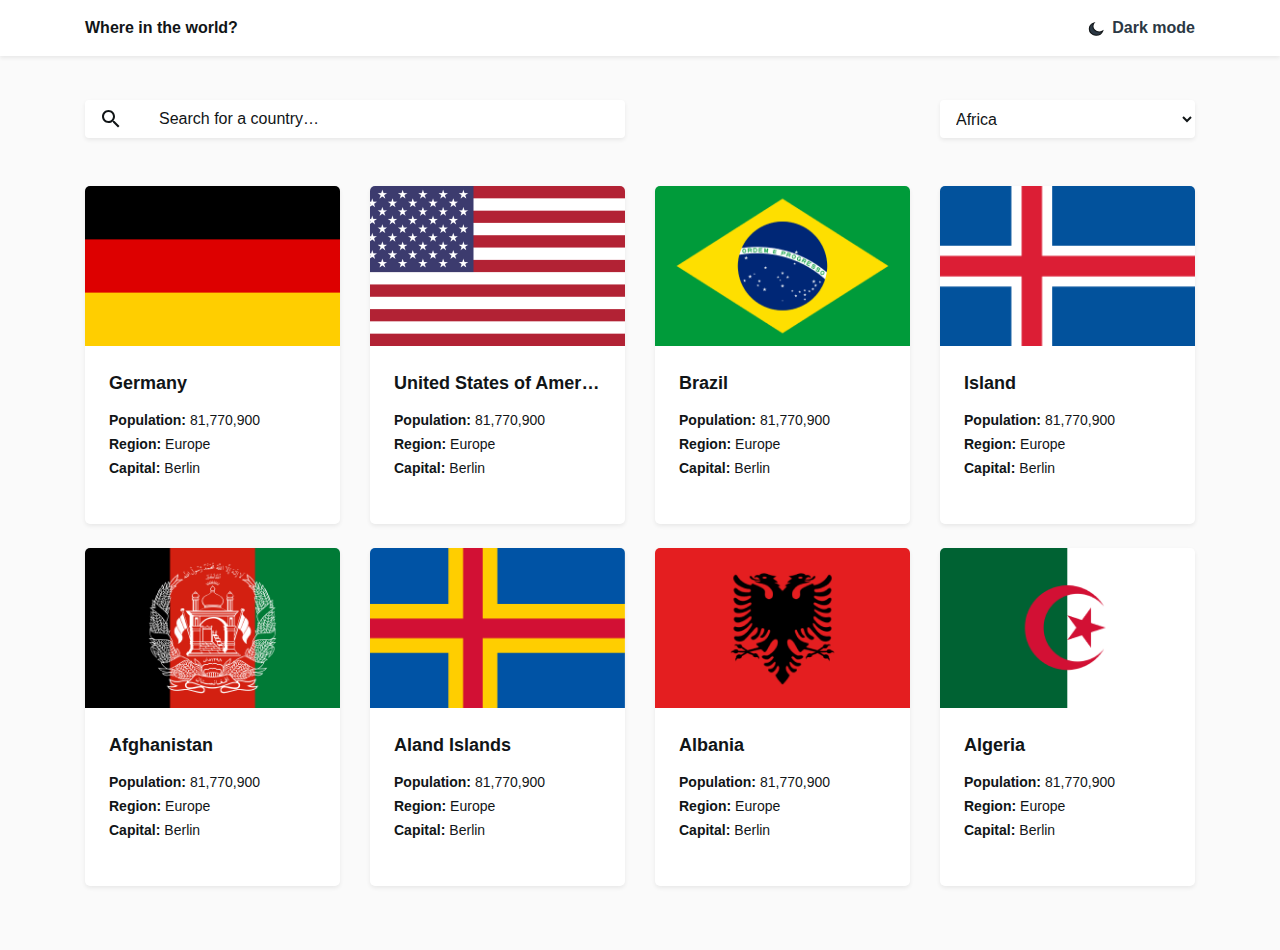
<file: index.html>
<!DOCTYPE html>
<html class="h-100" lang="en">
<head>
  <meta charset="UTF-8">
  <meta http-equiv="X-UA-Compatible" content="IE=edge">
  <meta name="viewport" content="width=device-width, initial-scale=1.0">
  <title>Countries</title>
  <link rel="stylesheet" href="css/bootstrap.min.css">
  <link rel="stylesheet" href="css/styles.css">
</head>
<body class="body d-flex flex-column h-100">

  <header class="site-header py-3 shadow-sm">
    <div class="container-lg container-made d-flex justify-content-between align-items-center">
      <a class="site-header__logo font-weight-bold" href="index.html">Where in the world?</a>
      <button class="site-header__toggler" type="button">
        <span class="site-header__toggler-wrapper d-flex align-items-center">
          <span>
            <svg width="18" height="17" viewBox="0 0 18 17" fill="currentColor" xmlns="http://www.w3.org/2000/svg">
              <path fill-rule="evenodd" clip-rule="evenodd"
              d="M12.5532 11.815C8.66857 11.815 5.51929 8.92783 5.51929 5.36821C5.51929 4.0253 5.96679 2.78158 6.73143 1.75C3.69036 2.69515 1.5 5.33122 1.5 8.43807C1.5 12.3385 4.94929 15.5 9.20357 15.5C12.5929 15.5 15.4696 13.4932 16.5 10.7045C15.375 11.4048 14.0161 11.815 12.5532 11.815Z" stroke="#111517" stroke-width="1.25" />
            </svg>
          </span>

          <span class="site-header__toggler-text">Dark mode</span>
        </span>
      </button>
    </div>
  </header>

  <main class="site-content flex-grow-1 py-4 ">
    <div class="container-lg container-made">

      <!-- FORM SECTION -->
      <section class="search-form">
        <h2 class="sr-only">Countries</h2>
        <form class="row d-flex justify-content-between align-items-center" action="https://echo.htmlacademy.ru" method="GET">
          <div class="search-form__input-box col-12 col-sm-6 col-md-6 col-md-xl-4 mb-4  mb-sm-0 ">
            <svg class="search-form__search-icon" width="18" height="18" viewBox="0 0 18 18" fill="none" xmlns="http://www.w3.org/2000/svg">
              <g id="search">
                <path id="icon-search-black" fill-rule="evenodd" clip-rule="evenodd"
                  d="M12.5 11H11.7L11.4 10.7C12.4 9.6 13 8.1 13 6.5C13 2.9 10.1 0 6.5 0C2.9 0 0 2.9 0 6.5C0 10.1 2.9 13 6.5 13C8.1 13 9.6 12.4 10.7 11.4L11 11.7V12.5L16 17.5L17.5 16L12.5 11ZM6.5 11C4 11 2 9 2 6.5C2 4 4 2 6.5 2C9 2 11 4 11 6.5C11 9 9 11 6.5 11Z"
                  fill="currentColor" />
              </g>
            </svg>
            <input class="search-form_input shadow-sm form-control shadow-sw border-0" type="search"
            placeholder="Search for a country…" name="country" required aria-label="search country">

          </div>

          <div class="col-7 col-sm-4 col-md-3 ">
            <select class="search-form__select form-control border-0 shadow-sm" name="region" required aria-label="search region">
              <option value="" disabled>Filter by Region</option>
              <option value="africa">Africa</option>
              <option value="america">America</option>
              <option value="asia">Asia</option>
              <option value="europe">Europe</option>
              <option value="Ocenia">Ocenia</option>
            </select>
          </div>
        </form>
      </section>

      <!-- COUNTRY LIST -->
      <section class="countries">
        <h2 class="sr-only">Countries</h2>
        <ul class="countries__list row list-unstyled align-items-stretch">
          <li class="countries__item col-sm-6 col-md-6 col-xl-3 col-lg-3 mb-4">
            <div class="country  position-relative shadow-sm">
              <a class="country__link  stretched-link" href="germany.html">
                <img class="country__img" src="img/flag-germany.png" width="264" height="160" alt="flag country">
              </a>
              <div class="country__inner">
                <h3 class="country__name">Germany</h3>
                <dl class="country__details">
                  <div class="country__details-box">
                    <dt>Population:  </dt>
                    <dd> 81,770,900</dd>
                  </div>
                  <div class="country__details-box">
                    <dt>Region:  </dt>
                    <dd>Europe</dd>
                  </div>
                  <div class="country__details-box">
                    <dt>Capital:  </dt>
                    <dd>Berlin</dd>
                  </div>
                </dl>
              </div>
            </div>
          </li>

          <li class="countries__item col-sm-6 col-md-6 col-xl-3 col-lg-3 mb-4">
            <div class="country shadow-sm">
              <a class="country__link" href="usa.html">
                <img class="country__img" src="img/flag-us.png" width="264" height="160" alt="flag country">
              </a>
              <div class="country__inner">
                <h3 class="country__name">United States of America</h3>
                <dl class="country__details">
                  <div class="country__details-box">
                    <dt>Population:  </dt>
                    <dd> 81,770,900</dd>
                  </div>
                  <div class="country__details-box">
                    <dt>Region:  </dt>
                    <dd>Europe</dd>
                  </div>
                  <div class="country__details-box">
                    <dt>Capital:  </dt>
                    <dd>Berlin</dd>
                  </div>
                </dl>
              </div>
            </div>
          </li>

          <li class="countries__item col-sm-6 col-md-6 col-xl-3 col-lg-3 mb-4">
            <div class="country shadow-sm">
              <a class="country__link" href="brazil.html">
                <img class="country__img" src="img/flag-brazil.png" width="264" height="160" alt="flag country">
              </a>
              <div class="country__inner">
                <h3 class="country__name">Brazil</h3>
                <dl class="country__details">
                  <div class="country__details-box">
                    <dt>Population: </dt>
                    <dd> 81,770,900</dd>
                  </div>
                  <div class="country__details-box">
                    <dt>Region: </dt>
                    <dd>Europe</dd>
                  </div>
                  <div class="country__details-box">
                    <dt>Capital: </dt>
                    <dd>Berlin</dd>
                  </div>
                </dl>
              </div>
            </div>
          </li>

          <li class="countries__item col-sm-6 col-md-6 col-xl-3 col-lg-3 mb-4">
            <div class="country shadow-sm">
              <a class="country__link" href="island.html">
                <img class="country__img" src="img/flag-island.png" width="264" height="160" alt="flag country">
              </a>
              <div class="country__inner">
                <h3 class="country__name">Island</h3>
                <dl class="country__details">
                  <div class="country__details-box">
                    <dt>Population: </dt>
                    <dd> 81,770,900</dd>
                  </div>
                  <div class="country__details-box">
                    <dt>Region: </dt>
                    <dd>Europe</dd>
                  </div>
                  <div class="country__details-box">
                    <dt>Capital: </dt>
                    <dd>Berlin</dd>
                  </div>
                </dl>
              </div>
            </div>
          </li>

          <li class="countries__item col-sm-6 col-md-6 col-xl-3 col-lg-3 mb-4">
            <div class="country  position-relative shadow-sm">
              <a class="country__link  stretched-link" href="afgan.html">
                <img class="country__img" src="img/flag-afganistan.png" width="264" height="160" alt="flag country">
              </a>
              <div class="country__inner">
                <h3 class="country__name">Afghanistan</h3>
                <dl class="country__details">
                  <div class="country__details-box">
                    <dt>Population:  </dt>
                    <dd> 81,770,900</dd>
                  </div>
                  <div class="country__details-box">
                    <dt>Region:  </dt>
                    <dd>Europe</dd>
                  </div>
                  <div class="country__details-box">
                    <dt>Capital:  </dt>
                    <dd>Berlin</dd>
                  </div>
                </dl>
              </div>
            </div>
          </li>

          <li class="countries__item col-sm-6 col-md-6 col-xl-3 col-lg-3 mb-4">
            <div class="country shadow-sm">
              <a class="country__link" href="yellow-island.html">
                <img class="country__img" src="img/yellow-island.png" width="264" height="160" alt="flag country">
              </a>
              <div class="country__inner">
                <h3 class="country__name">Aland Islands</h3>
                <dl class="country__details">
                  <div class="country__details-box">
                    <dt>Population:  </dt>
                    <dd> 81,770,900</dd>
                  </div>
                  <div class="country__details-box">
                    <dt>Region:  </dt>
                    <dd>Europe</dd>
                  </div>
                  <div class="country__details-box">
                    <dt>Capital:  </dt>
                    <dd>Berlin</dd>
                  </div>
                </dl>
              </div>
            </div>
          </li>

          <li class="countries__item col-sm-6 col-md-6 col-xl-3 col-lg-3 mb-4">
            <div class="country shadow-sm">
              <a class="country__link" href="albania.html">
                <img class="country__img" src="img/albania.png" width="264" height="160" alt="flag country">
              </a>
              <div class="country__inner">
                <h3 class="country__name">Albania</h3>
                <dl class="country__details">
                  <div class="country__details-box">
                    <dt>Population: </dt>
                    <dd> 81,770,900</dd>
                  </div>
                  <div class="country__details-box">
                    <dt>Region: </dt>
                    <dd>Europe</dd>
                  </div>
                  <div class="country__details-box">
                    <dt>Capital: </dt>
                    <dd>Berlin</dd>
                  </div>
                </dl>
              </div>
            </div>
          </li>

          <li class="countries__item col-sm-6 col-md-6 col-xl-3 col-lg-3 mb-4">
            <div class="country shadow-sm">
              <a class="country__link" href="izrael.html">
                <img class="country__img" src="img/izrael.png" width="264" height="160" alt="flag country">
              </a>
              <div class="country__inner">
                <h3 class="country__name">Algeria</h3>
                <dl class="country__details">
                  <div class="country__details-box">
                    <dt>Population: </dt>
                    <dd> 81,770,900</dd>
                  </div>
                  <div class="country__details-box">
                    <dt>Region: </dt>
                    <dd>Europe</dd>
                  </div>
                  <div class="country__details-box">
                    <dt>Capital: </dt>
                    <dd>Berlin</dd>
                  </div>
                </dl>
              </div>
            </div>
          </li>

        </ul>
      </section>

    </div>
  </main>

  <footer class="site-footer mt-auto">

  </footer>
  <script src="js/jquery-3.6.0.min.js"></script>
  <script src="js/bootstrap.bundle.min.js"></script>
  <script src="js/main.js"></script>
</body>
</html>
</file>
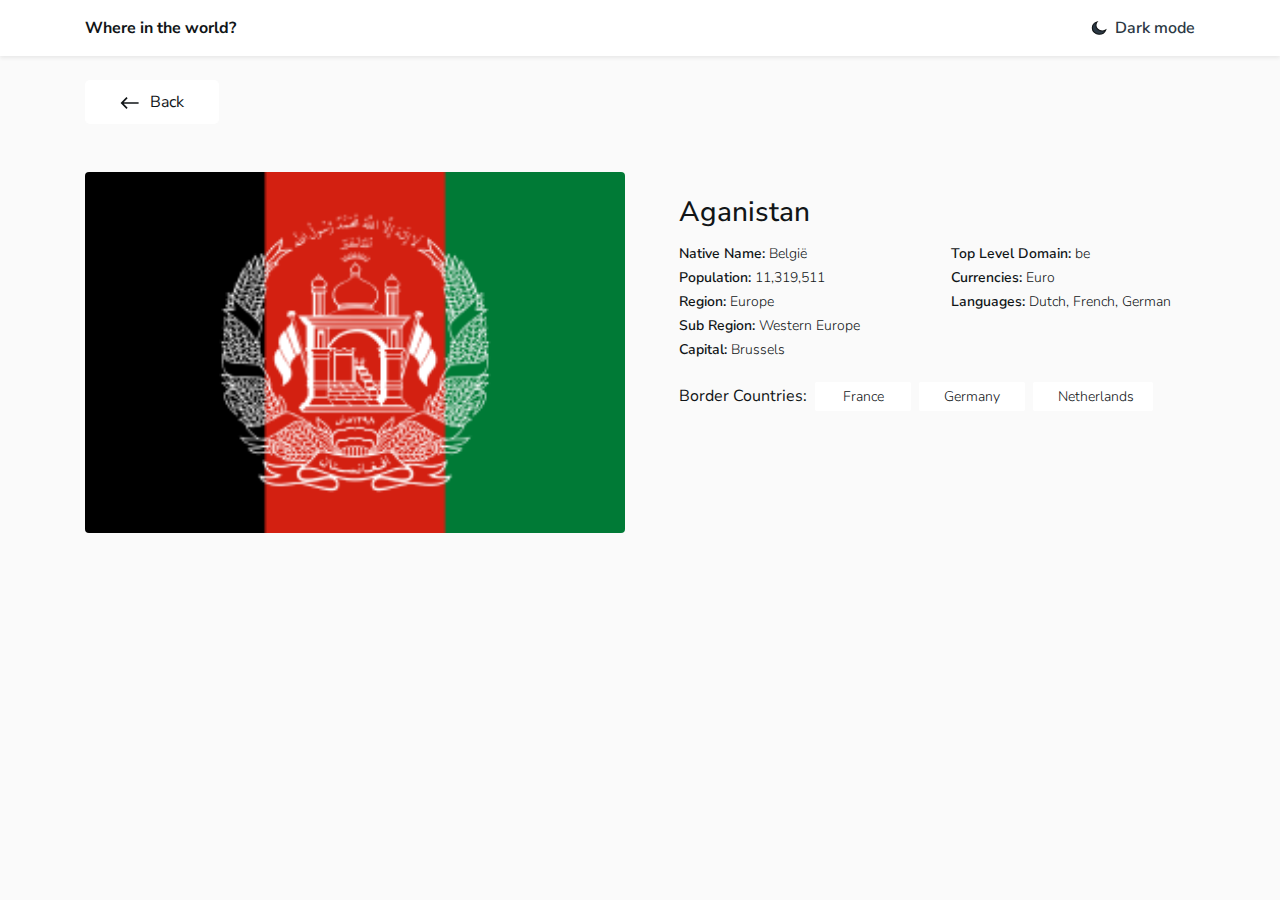
<file: afgan.html>
<!DOCTYPE html>
<html class="h-100" lang="en">

<head>
  <meta charset="UTF-8">
  <meta http-equiv="X-UA-Compatible" content="IE=edge">
  <meta name="viewport" content="width=device-width, initial-scale=1.0">
  <title>Countries</title>
  <link rel="preconnect" href="https://fonts.googleapis.com">
  <link rel="preconnect" href="https://fonts.gstatic.com" crossorigin>
  <link href="https://fonts.googleapis.com/css2?family=Nunito+Sans:wght@300;400;700;800&display=swap" rel="stylesheet">
  <link rel="stylesheet" href="css/bootstrap.min.css">
  <link rel="stylesheet" href="css/styles.css">
</head>

<body class="body d-flex flex-column h-100">

  <header class="site-header py-3 shadow-sm">
    <div class="container-lg container-made d-flex justify-content-between align-items-center">
      <a class="site-header__logo font-weight-bold" href="index.html">Where in the world?</a>
      <button class="site-header__toggler" type="button">
        <span class="site-header__toggler-wrapper d-flex align-items-center">
          <svg width="18" height="17" viewBox="0 0 18 17" fill="currentColor" xmlns="http://www.w3.org/2000/svg">
            <path fill-rule="evenodd" clip-rule="evenodd"
              d="M12.5532 11.815C8.66857 11.815 5.51929 8.92783 5.51929 5.36821C5.51929 4.0253 5.96679 2.78158 6.73143 1.75C3.69036 2.69515 1.5 5.33122 1.5 8.43807C1.5 12.3385 4.94929 15.5 9.20357 15.5C12.5929 15.5 15.4696 13.4932 16.5 10.7045C15.375 11.4048 14.0161 11.815 12.5532 11.815Z"
              stroke="#111517" stroke-width="1.25" />
          </svg>

          <span class="site-header__toggler-text">Dark mode</span>
        </span>
      </button>
    </div>
  </header>

  <main class="site-content flex-grow-1 py-4 ">
    <div class="container-made container-lg">
      <div class="back mb-5">
        <h1 class="sr-only">Info country</h1>

        <a class="back__link" href="index.html">
          <span class="back__link-svg">
            <svg width="20" height="20" viewBox="0 0 20 20" fill="currentColor" xmlns="http://www.w3.org/2000/svg">
              <g id="call-made">
                <path id="Shape" fill-rule="evenodd" clip-rule="evenodd"
                  d="M6.46447 4.10744L7.64298 5.28596L3.75389 9.17504L18.6031 9.17504L18.6031 10.825L3.75389 10.825L7.64298 14.714L6.46447 15.8926L0.57191 10L6.46447 4.10744Z" />
              </g>
            </svg>

          </span>
          Back
        </a>
      </div>

      <section class="info-country">
        <h2 class="sr-only">Info country</h2>
        <div class="info-country__inner row d-flex flex-wrap">
          <div class="col-sm-12 col-lg-6">
            <img class="rounded info-country__img" src="img/flag-afganistan.png" width="560" height="400"
              alt="image of country">
          </div>

          <div class="col-sm-12 col-lg-6">
            <div class="info-country__content p-4 md-p-2">
              <h3 class="info-country__name mb-3">Aganistan</h3>
              <div class="info-country__details d-flex flex-wrap justify-content-between">
                <dl class="country__details">
                  <div class="country__details-box">
                    <dt>Native Name:</dt>
                    <dd>België</dd>
                  </div>
                  <div class="country__details-box">
                    <dt>Population: </dt>
                    <dd>11,319,511</dd>
                  </div>
                  <div class="country__details-box">
                    <dt>Region:</dt>
                    <dd>Europe</dd>
                  </div>
                  <div class="country__details-box">
                    <dt>Sub Region: </dt>
                    <dd>Western Europe</dd>
                  </div>
                  <div class="country__details-box">
                    <dt>Capital:</dt>
                    <dd>Brussels</dd>
                  </div>
                </dl>

                <dl class="country__details">
                  <div class="country__details-box">
                    <dt>Top Level Domain: </dt>
                    <dd>be</dd>
                  </div>
                  <div class="country__details-box">
                    <dt>Currencies:</dt>
                    <dd>Euro</dd>
                  </div>
                  <div class="country__details-box">
                    <dt>Languages: </dt>
                    <dd>Dutch, French, German</dd>
                  </div>
                </dl>

              </div>
              <div class="info-country__bordered d-flex align-items-center flex-wrap">
                Border Countries:
                <ul class="info-country__bordered-list list-unstyled d-flex flex-wrap ">
                  <li class="info-country__bordered-item ml-lg-2 mr-2">France</li>
                  <li class="info-country__bordered-item mr-2">Germany</li>
                  <li class="info-country__bordered-item">Netherlands</li>
                </ul>
              </div>
            </div>
          </div>
        </div>
      </section>

    </div>
  </main>
  <footer class="site-footer mt-auto">

  </footer>
  <script src="js/jquery-3.6.0.min.js"></script>
  <script src="js/bootstrap.bundle.min.js"></script>
  <script src="js/main.js"></script>
</body>

</html>
</file>
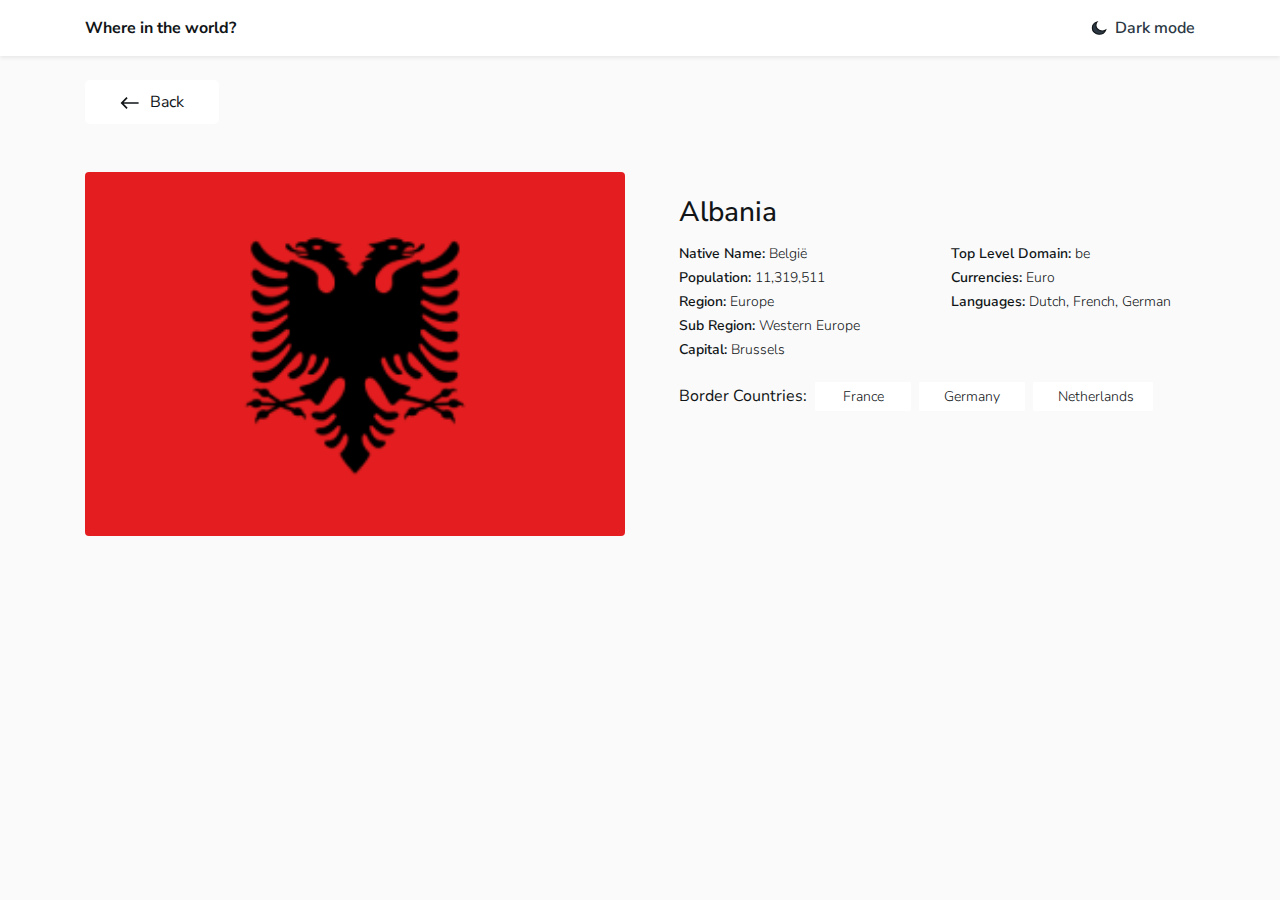
<file: albania.html>
<!DOCTYPE html>
<html class="h-100" lang="en">

<head>
  <meta charset="UTF-8">
  <meta http-equiv="X-UA-Compatible" content="IE=edge">
  <meta name="viewport" content="width=device-width, initial-scale=1.0">
  <title>Countries</title>
  <link rel="preconnect" href="https://fonts.googleapis.com">
  <link rel="preconnect" href="https://fonts.gstatic.com" crossorigin>
  <link href="https://fonts.googleapis.com/css2?family=Nunito+Sans:wght@300;400;700;800&display=swap" rel="stylesheet">
  <link rel="stylesheet" href="css/bootstrap.min.css">
  <link rel="stylesheet" href="css/styles.css">
</head>

<body class="body d-flex flex-column h-100">

  <header class="site-header py-3 shadow-sm">
    <div class="container-lg container-made d-flex justify-content-between align-items-center">
      <a class="site-header__logo font-weight-bold" href="index.html">Where in the world?</a>
      <button class="site-header__toggler" type="button">
        <span class="site-header__toggler-wrapper d-flex align-items-center">
          <svg width="18" height="17" viewBox="0 0 18 17" fill="currentColor" xmlns="http://www.w3.org/2000/svg">
            <path fill-rule="evenodd" clip-rule="evenodd"
              d="M12.5532 11.815C8.66857 11.815 5.51929 8.92783 5.51929 5.36821C5.51929 4.0253 5.96679 2.78158 6.73143 1.75C3.69036 2.69515 1.5 5.33122 1.5 8.43807C1.5 12.3385 4.94929 15.5 9.20357 15.5C12.5929 15.5 15.4696 13.4932 16.5 10.7045C15.375 11.4048 14.0161 11.815 12.5532 11.815Z"
              stroke="#111517" stroke-width="1.25" />
          </svg>

          <span class="site-header__toggler-text">Dark mode</span>
        </span>
      </button>
    </div>
  </header>

  <main class="site-content flex-grow-1 py-4 ">
    <div class="container-made container-lg">
      <div class="back mb-5">
        <h1 class="sr-only">Info country</h1>

        <a class="back__link" href="index.html">
          <span class="back__link-svg">
            <svg width="20" height="20" viewBox="0 0 20 20" fill="currentColor" xmlns="http://www.w3.org/2000/svg">
              <g id="call-made">
                <path id="Shape" fill-rule="evenodd" clip-rule="evenodd"
                  d="M6.46447 4.10744L7.64298 5.28596L3.75389 9.17504L18.6031 9.17504L18.6031 10.825L3.75389 10.825L7.64298 14.714L6.46447 15.8926L0.57191 10L6.46447 4.10744Z" />
              </g>
            </svg>

          </span>
          Back
        </a>
      </div>

      <section class="info-country">
        <h2 class="sr-only">Info country</h2>
        <div class="info-country__inner row d-flex flex-wrap">
          <div class="col-sm-12 col-lg-6">
            <img class="rounded info-country__img" src="img/albania.png" width="560" height="400"
              alt="image of country">
          </div>

          <div class="col-sm-12 col-lg-6">
            <div class="info-country__content p-4 md-p-2">
              <h3 class="info-country__name mb-3">Albania</h3>
              <div class="info-country__details d-flex flex-wrap justify-content-between">
                <dl class="country__details">
                  <div class="country__details-box">
                    <dt>Native Name:</dt>
                    <dd>België</dd>
                  </div>
                  <div class="country__details-box">
                    <dt>Population: </dt>
                    <dd>11,319,511</dd>
                  </div>
                  <div class="country__details-box">
                    <dt>Region:</dt>
                    <dd>Europe</dd>
                  </div>
                  <div class="country__details-box">
                    <dt>Sub Region: </dt>
                    <dd>Western Europe</dd>
                  </div>
                  <div class="country__details-box">
                    <dt>Capital:</dt>
                    <dd>Brussels</dd>
                  </div>
                </dl>

                <dl class="country__details">
                  <div class="country__details-box">
                    <dt>Top Level Domain: </dt>
                    <dd>be</dd>
                  </div>
                  <div class="country__details-box">
                    <dt>Currencies:</dt>
                    <dd>Euro</dd>
                  </div>
                  <div class="country__details-box">
                    <dt>Languages: </dt>
                    <dd>Dutch, French, German</dd>
                  </div>
                </dl>

              </div>
              <div class="info-country__bordered d-flex align-items-center flex-wrap">
                Border Countries:
                <ul class="info-country__bordered-list list-unstyled d-flex flex-wrap ">
                  <li class="info-country__bordered-item ml-lg-2 mr-2">France</li>
                  <li class="info-country__bordered-item mr-2">Germany</li>
                  <li class="info-country__bordered-item">Netherlands</li>
                </ul>
              </div>
            </div>
          </div>
        </div>
      </section>

    </div>
  </main>
  <footer class="site-footer mt-auto">

  </footer>
  <script src="js/jquery-3.6.0.min.js"></script>
  <script src="js/bootstrap.bundle.min.js"></script>
  <script src="js/main.js"></script>
</body>

</html>
</file>
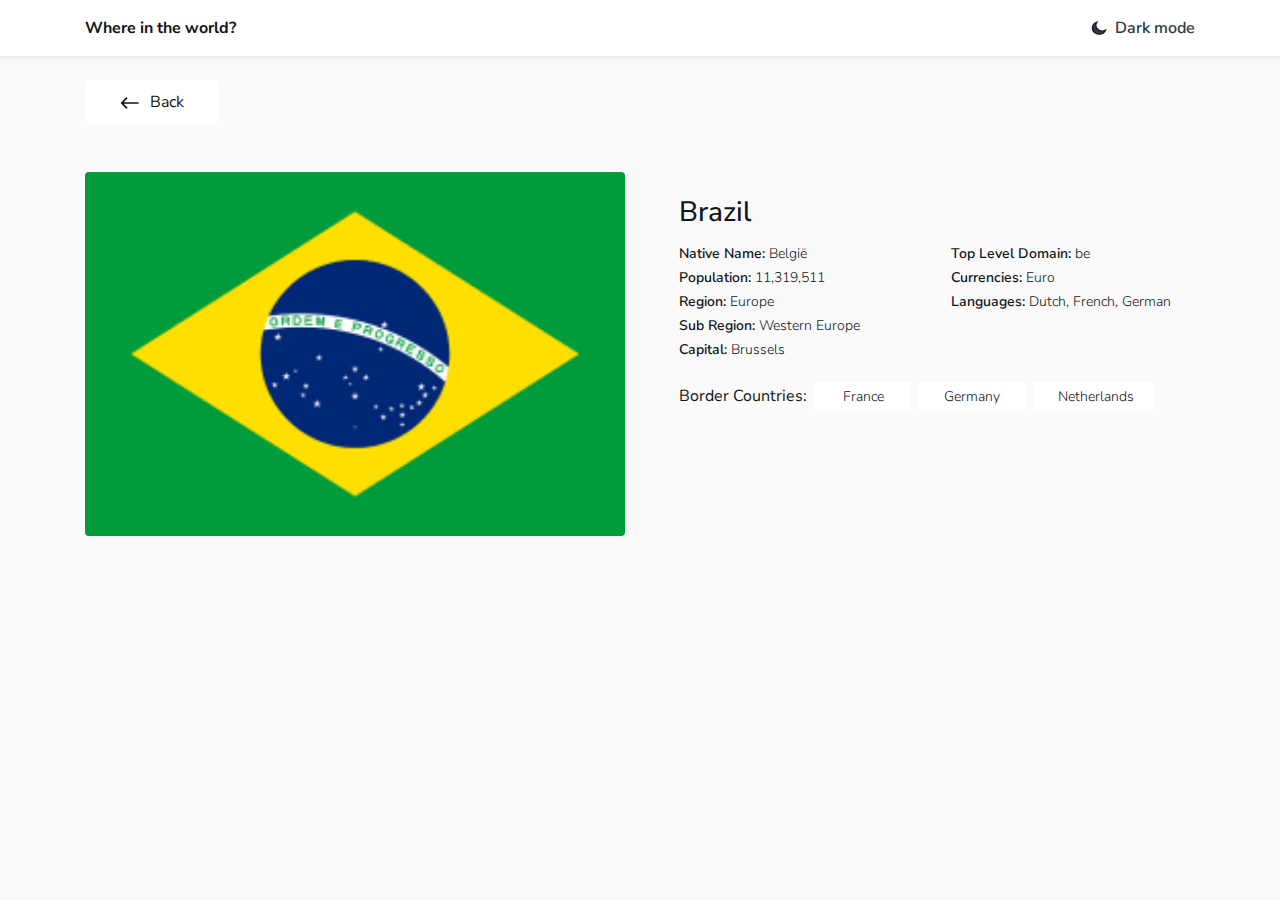
<file: brazil.html>
<!DOCTYPE html>
<html class="h-100" lang="en">

<head>
  <meta charset="UTF-8">
  <meta http-equiv="X-UA-Compatible" content="IE=edge">
  <meta name="viewport" content="width=device-width, initial-scale=1.0">
  <title>Countries</title>
  <link rel="preconnect" href="https://fonts.googleapis.com">
  <link rel="preconnect" href="https://fonts.gstatic.com" crossorigin>
  <link href="https://fonts.googleapis.com/css2?family=Nunito+Sans:wght@300;400;700;800&display=swap" rel="stylesheet">
  <link rel="stylesheet" href="css/bootstrap.min.css">
  <link rel="stylesheet" href="css/styles.css">
</head>

<body class="body d-flex flex-column h-100">

  <header class="site-header py-3 shadow-sm">
    <div class="container-lg container-made d-flex justify-content-between align-items-center">
      <a class="site-header__logo font-weight-bold" href="index.html">Where in the world?</a>
      <button class="site-header__toggler" type="button">
        <span class="site-header__toggler-wrapper d-flex align-items-center">
          <svg width="18" height="17" viewBox="0 0 18 17" fill="currentColor" xmlns="http://www.w3.org/2000/svg">
            <path fill-rule="evenodd" clip-rule="evenodd"
              d="M12.5532 11.815C8.66857 11.815 5.51929 8.92783 5.51929 5.36821C5.51929 4.0253 5.96679 2.78158 6.73143 1.75C3.69036 2.69515 1.5 5.33122 1.5 8.43807C1.5 12.3385 4.94929 15.5 9.20357 15.5C12.5929 15.5 15.4696 13.4932 16.5 10.7045C15.375 11.4048 14.0161 11.815 12.5532 11.815Z"
              stroke="#111517" stroke-width="1.25" />
          </svg>

          <span class="site-header__toggler-text">Dark mode</span>
        </span>
      </button>
    </div>
  </header>

  <main class="site-content flex-grow-1 py-4 ">
    <div class="container-made container-lg">
      <div class="back mb-5">
        <h1 class="sr-only">Info country</h1>

        <a class="back__link" href="index.html">
          <span class="back__link-svg">
            <svg width="20" height="20" viewBox="0 0 20 20" fill="currentColor" xmlns="http://www.w3.org/2000/svg">
              <g id="call-made">
                <path id="Shape" fill-rule="evenodd" clip-rule="evenodd"
                  d="M6.46447 4.10744L7.64298 5.28596L3.75389 9.17504L18.6031 9.17504L18.6031 10.825L3.75389 10.825L7.64298 14.714L6.46447 15.8926L0.57191 10L6.46447 4.10744Z" />
              </g>
            </svg>

          </span>
          Back
        </a>
      </div>

      <section class="info-country">
        <h2 class="sr-only">Info country</h2>
        <div class="info-country__inner row d-flex flex-wrap">
          <div class="col-sm-12 col-lg-6">
            <img class="rounded info-country__img" src="img/flag-brazil.png" width="560" height="400"
              alt="image of country">
          </div>

          <div class="col-sm-12 col-lg-6">
            <div class="info-country__content p-4 md-p-2">
              <h3 class="info-country__name mb-3">Brazil</h3>
              <div class="info-country__details d-flex flex-wrap justify-content-between">
                <dl class="country__details">
                  <div class="country__details-box">
                    <dt>Native Name:</dt>
                    <dd>België</dd>
                  </div>
                  <div class="country__details-box">
                    <dt>Population: </dt>
                    <dd>11,319,511</dd>
                  </div>
                  <div class="country__details-box">
                    <dt>Region:</dt>
                    <dd>Europe</dd>
                  </div>
                  <div class="country__details-box">
                    <dt>Sub Region: </dt>
                    <dd>Western Europe</dd>
                  </div>
                  <div class="country__details-box">
                    <dt>Capital:</dt>
                    <dd>Brussels</dd>
                  </div>
                </dl>

                <dl class="country__details">
                  <div class="country__details-box">
                    <dt>Top Level Domain: </dt>
                    <dd>be</dd>
                  </div>
                  <div class="country__details-box">
                    <dt>Currencies:</dt>
                    <dd>Euro</dd>
                  </div>
                  <div class="country__details-box">
                    <dt>Languages: </dt>
                    <dd>Dutch, French, German</dd>
                  </div>
                </dl>

              </div>
              <div class="info-country__bordered d-flex align-items-center flex-wrap">
                Border Countries:
                <ul class="info-country__bordered-list list-unstyled d-flex flex-wrap ">
                  <li class="info-country__bordered-item ml-lg-2 mr-2">France</li>
                  <li class="info-country__bordered-item mr-2">Germany</li>
                  <li class="info-country__bordered-item">Netherlands</li>
                </ul>
              </div>
            </div>
          </div>
        </div>
      </section>

    </div>
  </main>
  <footer class="site-footer mt-auto">

  </footer>
  <script src="js/jquery-3.6.0.min.js"></script>
  <script src="js/bootstrap.bundle.min.js"></script>
  <script src="js/main.js"></script>
</body>

</html>
</file>
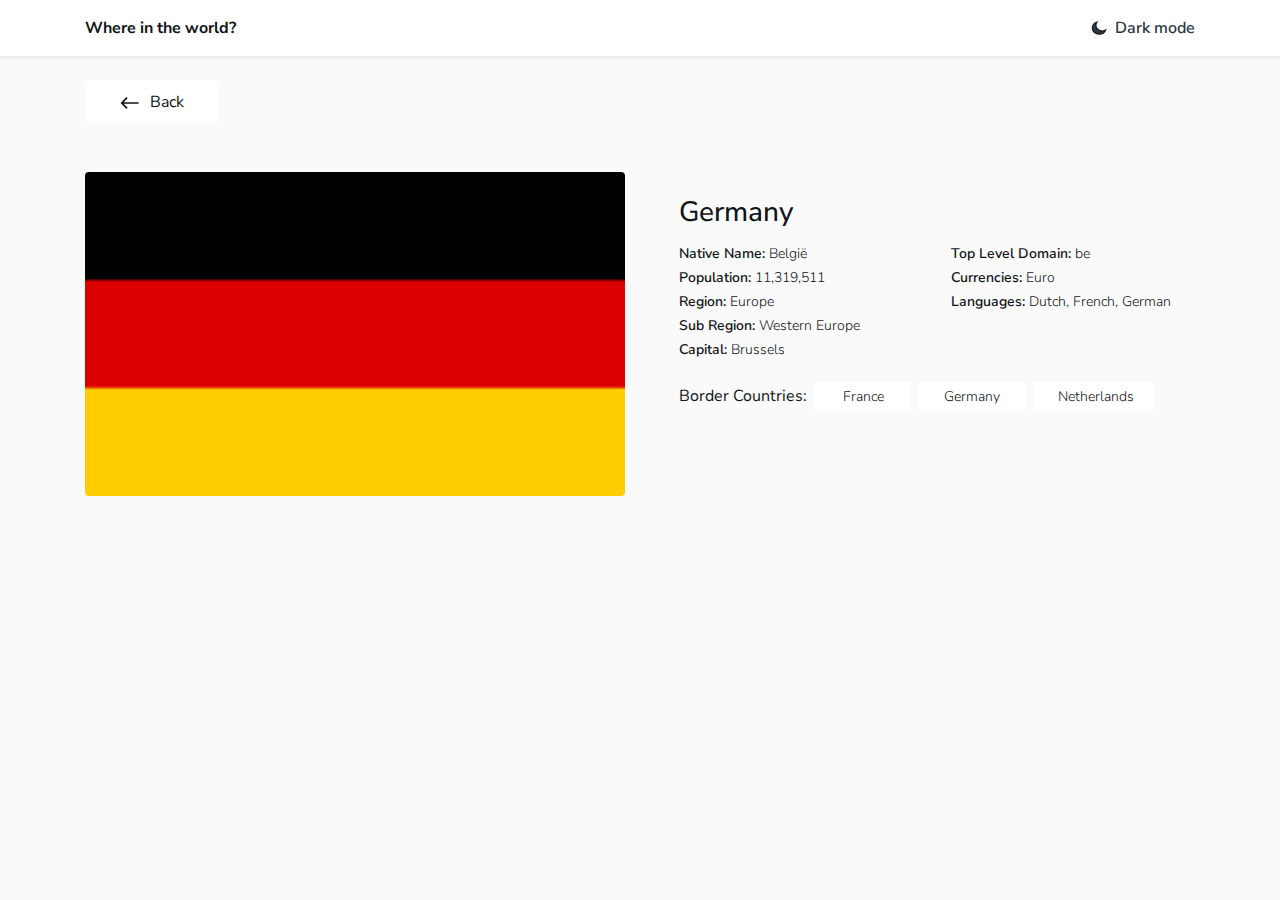
<file: germany.html>
<!DOCTYPE html>
<html class="h-100" lang="en">

<head>
  <meta charset="UTF-8">
  <meta http-equiv="X-UA-Compatible" content="IE=edge">
  <meta name="viewport" content="width=device-width, initial-scale=1.0">
  <title>Countries</title>
  <link rel="preconnect" href="https://fonts.googleapis.com">
  <link rel="preconnect" href="https://fonts.gstatic.com" crossorigin>
  <link href="https://fonts.googleapis.com/css2?family=Nunito+Sans:wght@300;400;700;800&display=swap" rel="stylesheet">
  <link rel="stylesheet" href="css/bootstrap.min.css">
  <link rel="stylesheet" href="css/styles.css">
</head>

<body class="body d-flex flex-column h-100">

  <header class="site-header py-3 shadow-sm">
    <div class="container-lg container-made d-flex justify-content-between align-items-center">
      <a class="site-header__logo font-weight-bold" href="index.html">Where in the world?</a>
      <button class="site-header__toggler" type="button">
        <span class="site-header__toggler-wrapper d-flex align-items-center">
          <svg width="18" height="17" viewBox="0 0 18 17" fill="currentColor" xmlns="http://www.w3.org/2000/svg">
            <path fill-rule="evenodd" clip-rule="evenodd"
            d="M12.5532 11.815C8.66857 11.815 5.51929 8.92783 5.51929 5.36821C5.51929 4.0253 5.96679 2.78158 6.73143 1.75C3.69036 2.69515 1.5 5.33122 1.5 8.43807C1.5 12.3385 4.94929 15.5 9.20357 15.5C12.5929 15.5 15.4696 13.4932 16.5 10.7045C15.375 11.4048 14.0161 11.815 12.5532 11.815Z"
            stroke="#111517" stroke-width="1.25" />
          </svg>

          <span class="site-header__toggler-text">Dark mode</span>
        </span>
      </button>
    </div>
  </header>

  <main class="site-content flex-grow-1 py-4 ">
    <div class="container-made container-lg">
      <div class="back mb-5">
        <h1 class="sr-only">Info country</h1>

        <a class="back__link" href="index.html">
          <span class="back__link-svg">
            <svg width="20" height="20" viewBox="0 0 20 20" fill="currentColor" xmlns="http://www.w3.org/2000/svg">
              <g id="call-made">
                <path id="Shape" fill-rule="evenodd" clip-rule="evenodd"
                d="M6.46447 4.10744L7.64298 5.28596L3.75389 9.17504L18.6031 9.17504L18.6031 10.825L3.75389 10.825L7.64298 14.714L6.46447 15.8926L0.57191 10L6.46447 4.10744Z"
                />
              </g>
            </svg>

          </span>
          Back
        </a>
      </div>

      <section class="info-country">
        <h2 class="sr-only">Info country</h2>
        <div class="info-country__inner row d-flex flex-wrap">
          <div class="col-sm-12 col-lg-6">
            <img  class="rounded info-country__img" src="img/flag-germany.png" width="560" height="400" alt="image of country">
          </div>

          <div class="col-sm-12 col-lg-6">
            <div class="info-country__content p-4 md-p-2">
              <h3 class="info-country__name mb-3">Germany</h3>
              <div class="info-country__details d-flex flex-wrap justify-content-between">
                <dl class="country__details">
                  <div class="country__details-box">
                    <dt>Native Name:</dt>
                    <dd>België</dd>
                  </div>
                  <div class="country__details-box">
                    <dt>Population: </dt>
                    <dd>11,319,511</dd>
                  </div>
                  <div class="country__details-box">
                    <dt>Region:</dt>
                    <dd>Europe</dd>
                  </div>
                  <div class="country__details-box">
                    <dt>Sub Region: </dt>
                    <dd>Western Europe</dd>
                  </div>
                  <div class="country__details-box">
                    <dt>Capital:</dt>
                    <dd>Brussels</dd>
                  </div>
                </dl>

                <dl class="country__details">
                  <div class="country__details-box">
                    <dt>Top Level Domain: </dt>
                    <dd>be</dd>
                  </div>
                  <div class="country__details-box">
                    <dt>Currencies:</dt>
                    <dd>Euro</dd>
                  </div>
                  <div class="country__details-box">
                    <dt>Languages: </dt>
                    <dd>Dutch, French, German</dd>
                  </div>
                </dl>

              </div>
              <div class="info-country__bordered d-flex align-items-center flex-wrap">
                Border Countries:
                <ul class="info-country__bordered-list list-unstyled d-flex flex-wrap ">
                  <li class="info-country__bordered-item ml-lg-2 mr-2">France</li>
                  <li class="info-country__bordered-item mr-2">Germany</li>
                  <li class="info-country__bordered-item">Netherlands</li>
                </ul>
              </div>
            </div>
          </div>
        </div>
      </section>

    </div>
  </main>
  <footer class="site-footer mt-auto">

  </footer>
  <script src="js/jquery-3.6.0.min.js"></script>
  <script src="js/bootstrap.bundle.min.js"></script>
  <script src="js/main.js"></script>
</body>

</html>
</file>
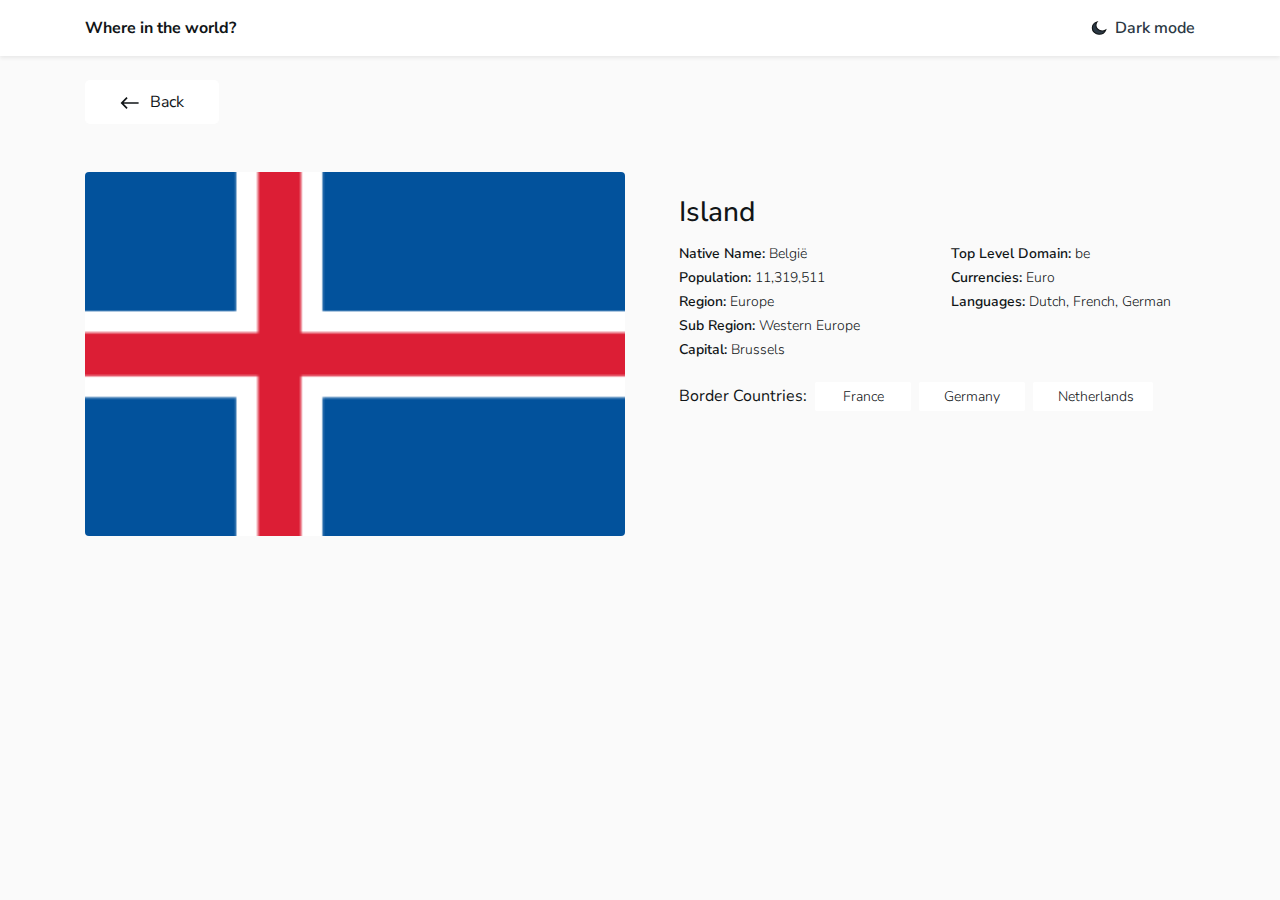
<file: island.html>
<!DOCTYPE html>
<html class="h-100" lang="en">

<head>
  <meta charset="UTF-8">
  <meta http-equiv="X-UA-Compatible" content="IE=edge">
  <meta name="viewport" content="width=device-width, initial-scale=1.0">
  <title>Countries</title>
  <link rel="preconnect" href="https://fonts.googleapis.com">
  <link rel="preconnect" href="https://fonts.gstatic.com" crossorigin>
  <link href="https://fonts.googleapis.com/css2?family=Nunito+Sans:wght@300;400;700;800&display=swap" rel="stylesheet">
  <link rel="stylesheet" href="css/bootstrap.min.css">
  <link rel="stylesheet" href="css/styles.css">
</head>

<body class="body d-flex flex-column h-100">

  <header class="site-header py-3 shadow-sm">
    <div class="container-lg container-made d-flex justify-content-between align-items-center">
      <a class="site-header__logo font-weight-bold" href="index.html">Where in the world?</a>
      <button class="site-header__toggler" type="button">
        <span class="site-header__toggler-wrapper d-flex align-items-center">
          <svg width="18" height="17" viewBox="0 0 18 17" fill="currentColor" xmlns="http://www.w3.org/2000/svg">
            <path fill-rule="evenodd" clip-rule="evenodd"
              d="M12.5532 11.815C8.66857 11.815 5.51929 8.92783 5.51929 5.36821C5.51929 4.0253 5.96679 2.78158 6.73143 1.75C3.69036 2.69515 1.5 5.33122 1.5 8.43807C1.5 12.3385 4.94929 15.5 9.20357 15.5C12.5929 15.5 15.4696 13.4932 16.5 10.7045C15.375 11.4048 14.0161 11.815 12.5532 11.815Z"
              stroke="#111517" stroke-width="1.25" />
          </svg>

          <span class="site-header__toggler-text">Dark mode</span>
        </span>
      </button>
    </div>
  </header>

  <main class="site-content flex-grow-1 py-4 ">
    <div class="container-made container-lg">
      <div class="back mb-5">
        <h1 class="sr-only">Info country</h1>

        <a class="back__link" href="index.html">
          <span class="back__link-svg">
            <svg width="20" height="20" viewBox="0 0 20 20" fill="currentColor" xmlns="http://www.w3.org/2000/svg">
              <g id="call-made">
                <path id="Shape" fill-rule="evenodd" clip-rule="evenodd"
                  d="M6.46447 4.10744L7.64298 5.28596L3.75389 9.17504L18.6031 9.17504L18.6031 10.825L3.75389 10.825L7.64298 14.714L6.46447 15.8926L0.57191 10L6.46447 4.10744Z" />
              </g>
            </svg>

          </span>
          Back
        </a>
      </div>

      <section class="info-country">
        <h2 class="sr-only">Info country</h2>
        <div class="info-country__inner row d-flex flex-wrap">
          <div class="col-sm-12 col-lg-6">
            <img class="rounded info-country__img" src="img/flag-island.png" width="560" height="400"
              alt="image of country">
          </div>

          <div class="col-sm-12 col-lg-6">
            <div class="info-country__content p-4 md-p-2">
              <h3 class="info-country__name mb-3">Island</h3>
              <div class="info-country__details d-flex flex-wrap justify-content-between">
                <dl class="country__details">
                  <div class="country__details-box">
                    <dt>Native Name:</dt>
                    <dd>België</dd>
                  </div>
                  <div class="country__details-box">
                    <dt>Population: </dt>
                    <dd>11,319,511</dd>
                  </div>
                  <div class="country__details-box">
                    <dt>Region:</dt>
                    <dd>Europe</dd>
                  </div>
                  <div class="country__details-box">
                    <dt>Sub Region: </dt>
                    <dd>Western Europe</dd>
                  </div>
                  <div class="country__details-box">
                    <dt>Capital:</dt>
                    <dd>Brussels</dd>
                  </div>
                </dl>

                <dl class="country__details">
                  <div class="country__details-box">
                    <dt>Top Level Domain: </dt>
                    <dd>be</dd>
                  </div>
                  <div class="country__details-box">
                    <dt>Currencies:</dt>
                    <dd>Euro</dd>
                  </div>
                  <div class="country__details-box">
                    <dt>Languages: </dt>
                    <dd>Dutch, French, German</dd>
                  </div>
                </dl>

              </div>
              <div class="info-country__bordered d-flex align-items-center flex-wrap">
                Border Countries:
                <ul class="info-country__bordered-list list-unstyled d-flex flex-wrap ">
                  <li class="info-country__bordered-item ml-lg-2 mr-2">France</li>
                  <li class="info-country__bordered-item mr-2">Germany</li>
                  <li class="info-country__bordered-item">Netherlands</li>
                </ul>
              </div>
            </div>
          </div>
        </div>
      </section>

    </div>
  </main>
  <footer class="site-footer mt-auto">

  </footer>
  <script src="js/jquery-3.6.0.min.js"></script>
  <script src="js/bootstrap.bundle.min.js"></script>
  <script src="js/main.js"></script>
</body>

</html>
</file>
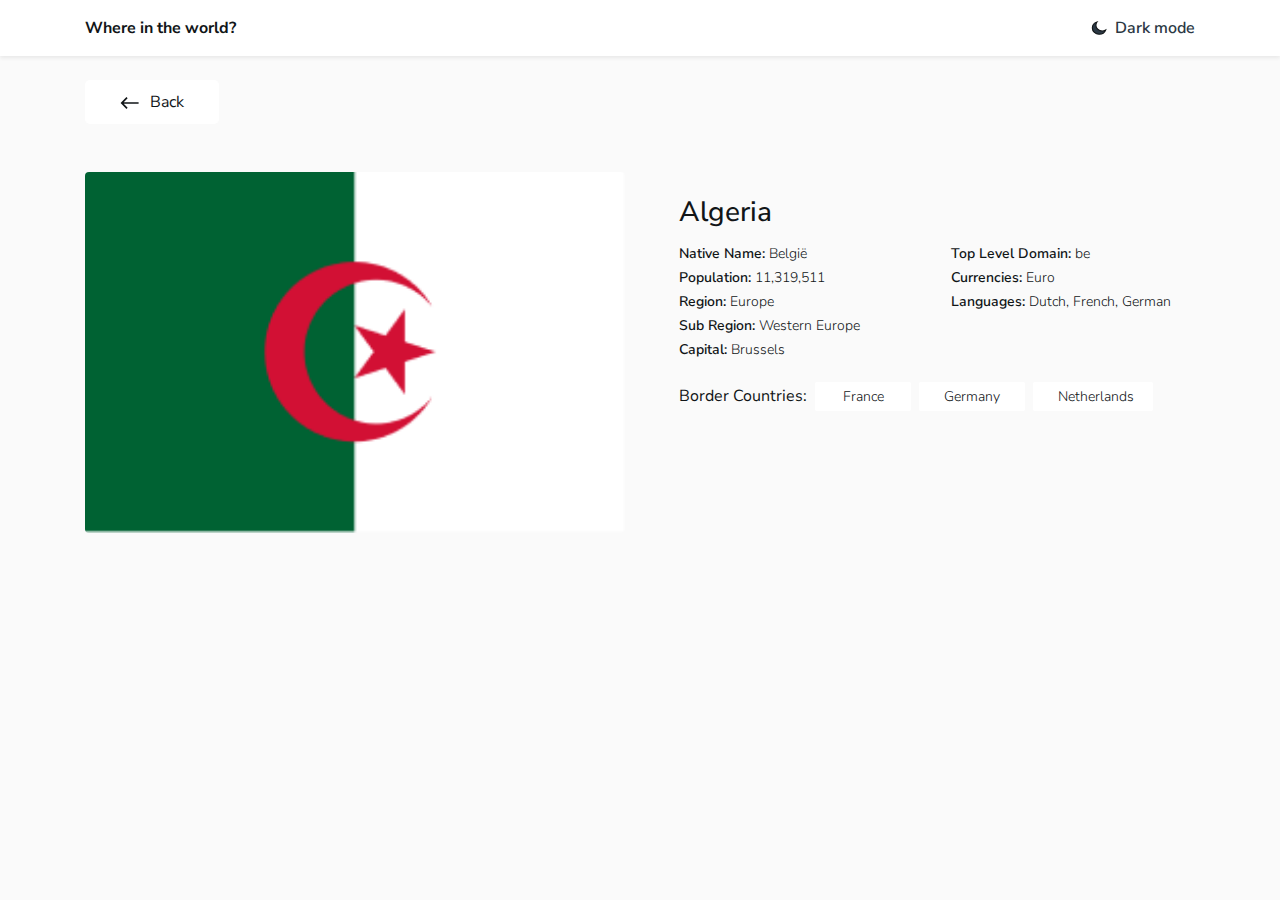
<file: izrael.html>
<!DOCTYPE html>
<html class="h-100" lang="en">

<head>
  <meta charset="UTF-8">
  <meta http-equiv="X-UA-Compatible" content="IE=edge">
  <meta name="viewport" content="width=device-width, initial-scale=1.0">
  <title>Countries</title>
  <link rel="preconnect" href="https://fonts.googleapis.com">
  <link rel="preconnect" href="https://fonts.gstatic.com" crossorigin>
  <link href="https://fonts.googleapis.com/css2?family=Nunito+Sans:wght@300;400;700;800&display=swap" rel="stylesheet">
  <link rel="stylesheet" href="css/bootstrap.min.css">
  <link rel="stylesheet" href="css/styles.css">
</head>

<body class="body d-flex flex-column h-100">

  <header class="site-header py-3 shadow-sm">
    <div class="container-lg container-made d-flex justify-content-between align-items-center">
      <a class="site-header__logo font-weight-bold" href="index.html">Where in the world?</a>
      <button class="site-header__toggler" type="button">
        <span class="site-header__toggler-wrapper d-flex align-items-center">
          <svg width="18" height="17" viewBox="0 0 18 17" fill="currentColor" xmlns="http://www.w3.org/2000/svg">
            <path fill-rule="evenodd" clip-rule="evenodd"
              d="M12.5532 11.815C8.66857 11.815 5.51929 8.92783 5.51929 5.36821C5.51929 4.0253 5.96679 2.78158 6.73143 1.75C3.69036 2.69515 1.5 5.33122 1.5 8.43807C1.5 12.3385 4.94929 15.5 9.20357 15.5C12.5929 15.5 15.4696 13.4932 16.5 10.7045C15.375 11.4048 14.0161 11.815 12.5532 11.815Z"
              stroke="#111517" stroke-width="1.25" />
          </svg>

          <span class="site-header__toggler-text">Dark mode</span>
        </span>
      </button>
    </div>
  </header>

  <main class="site-content flex-grow-1 py-4 ">
    <div class="container-made container-lg">
      <div class="back mb-5">
        <h1 class="sr-only">Info country</h1>

        <a class="back__link" href="index.html">
          <span class="back__link-svg">
            <svg width="20" height="20" viewBox="0 0 20 20" fill="currentColor" xmlns="http://www.w3.org/2000/svg">
              <g id="call-made">
                <path id="Shape" fill-rule="evenodd" clip-rule="evenodd"
                  d="M6.46447 4.10744L7.64298 5.28596L3.75389 9.17504L18.6031 9.17504L18.6031 10.825L3.75389 10.825L7.64298 14.714L6.46447 15.8926L0.57191 10L6.46447 4.10744Z" />
              </g>
            </svg>

          </span>
          Back
        </a>
      </div>

      <section class="info-country">
        <h2 class="sr-only">Info country</h2>
        <div class="info-country__inner row d-flex flex-wrap">
          <div class="col-sm-12 col-lg-6">
            <img class="rounded info-country__img" src="img/izrael.png" width="560" height="400"
              alt="image of country">
          </div>

          <div class="col-sm-12 col-lg-6">
            <div class="info-country__content p-4 md-p-2">
              <h3 class="info-country__name mb-3">Algeria</h3>
              <div class="info-country__details d-flex flex-wrap justify-content-between">
                <dl class="country__details">
                  <div class="country__details-box">
                    <dt>Native Name:</dt>
                    <dd>België</dd>
                  </div>
                  <div class="country__details-box">
                    <dt>Population: </dt>
                    <dd>11,319,511</dd>
                  </div>
                  <div class="country__details-box">
                    <dt>Region:</dt>
                    <dd>Europe</dd>
                  </div>
                  <div class="country__details-box">
                    <dt>Sub Region: </dt>
                    <dd>Western Europe</dd>
                  </div>
                  <div class="country__details-box">
                    <dt>Capital:</dt>
                    <dd>Brussels</dd>
                  </div>
                </dl>

                <dl class="country__details">
                  <div class="country__details-box">
                    <dt>Top Level Domain: </dt>
                    <dd>be</dd>
                  </div>
                  <div class="country__details-box">
                    <dt>Currencies:</dt>
                    <dd>Euro</dd>
                  </div>
                  <div class="country__details-box">
                    <dt>Languages: </dt>
                    <dd>Dutch, French, German</dd>
                  </div>
                </dl>

              </div>
              <div class="info-country__bordered d-flex align-items-center flex-wrap">
                Border Countries:
                <ul class="info-country__bordered-list list-unstyled d-flex flex-wrap ">
                  <li class="info-country__bordered-item ml-lg-2 mr-2">France</li>
                  <li class="info-country__bordered-item mr-2">Germany</li>
                  <li class="info-country__bordered-item">Netherlands</li>
                </ul>
              </div>
            </div>
          </div>
        </div>
      </section>

    </div>
  </main>
  <footer class="site-footer mt-auto">

  </footer>
  <script src="js/jquery-3.6.0.min.js"></script>
  <script src="js/bootstrap.bundle.min.js"></script>
  <script src="js/main.js"></script>
</body>

</html>
</file>
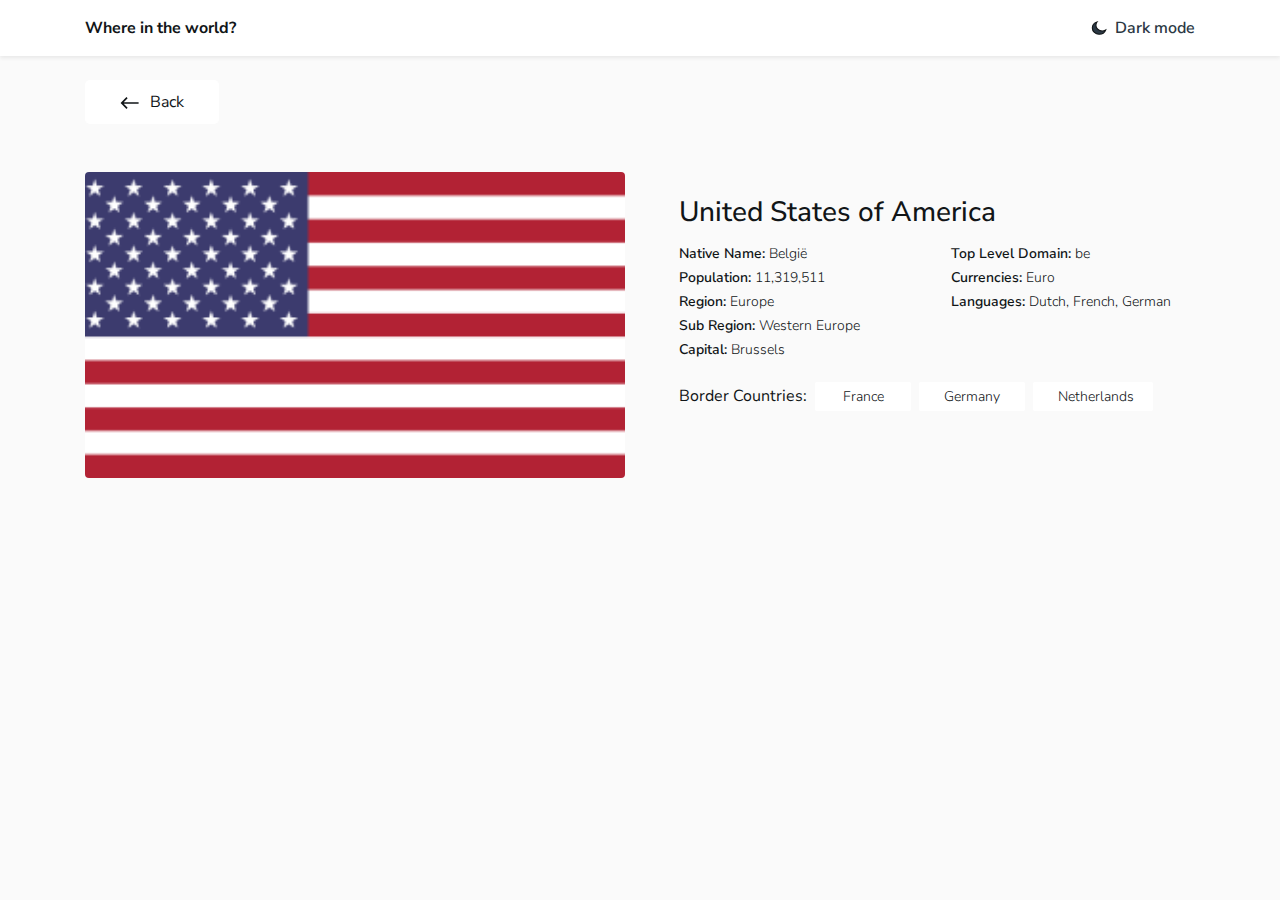
<file: usa.html>
<!DOCTYPE html>
<html class="h-100" lang="en">

<head>
  <meta charset="UTF-8">
  <meta http-equiv="X-UA-Compatible" content="IE=edge">
  <meta name="viewport" content="width=device-width, initial-scale=1.0">
  <title>Countries</title>
  <link rel="preconnect" href="https://fonts.googleapis.com">
  <link rel="preconnect" href="https://fonts.gstatic.com" crossorigin>
  <link href="https://fonts.googleapis.com/css2?family=Nunito+Sans:wght@300;400;700;800&display=swap" rel="stylesheet">
  <link rel="stylesheet" href="css/bootstrap.min.css">
  <link rel="stylesheet" href="css/styles.css">
</head>

<body class="body d-flex flex-column h-100">

  <header class="site-header py-3 shadow-sm">
    <div class="container-lg container-made d-flex justify-content-between align-items-center">
      <a class="site-header__logo font-weight-bold" href="index.html">Where in the world?</a>
      <button class="site-header__toggler" type="button">
        <span class="site-header__toggler-wrapper d-flex align-items-center">
          <svg width="18" height="17" viewBox="0 0 18 17" fill="currentColor" xmlns="http://www.w3.org/2000/svg">
            <path fill-rule="evenodd" clip-rule="evenodd"
              d="M12.5532 11.815C8.66857 11.815 5.51929 8.92783 5.51929 5.36821C5.51929 4.0253 5.96679 2.78158 6.73143 1.75C3.69036 2.69515 1.5 5.33122 1.5 8.43807C1.5 12.3385 4.94929 15.5 9.20357 15.5C12.5929 15.5 15.4696 13.4932 16.5 10.7045C15.375 11.4048 14.0161 11.815 12.5532 11.815Z"
              stroke="#111517" stroke-width="1.25" />
          </svg>

          <span class="site-header__toggler-text">Dark mode</span>
        </span>
      </button>
    </div>
  </header>

  <main class="site-content flex-grow-1 py-4 ">
    <div class="container-made container-lg">
      <div class="back mb-5">
        <h1 class="sr-only">Info country</h1>

        <a class="back__link" href="index.html">
          <span class="back__link-svg">
            <svg width="20" height="20" viewBox="0 0 20 20" fill="currentColor" xmlns="http://www.w3.org/2000/svg">
              <g id="call-made">
                <path id="Shape" fill-rule="evenodd" clip-rule="evenodd"
                  d="M6.46447 4.10744L7.64298 5.28596L3.75389 9.17504L18.6031 9.17504L18.6031 10.825L3.75389 10.825L7.64298 14.714L6.46447 15.8926L0.57191 10L6.46447 4.10744Z" />
              </g>
            </svg>

          </span>
          Back
        </a>
      </div>

      <section class="info-country">
        <h2 class="sr-only">Info country</h2>
        <div class="info-country__inner row d-flex flex-wrap">
          <div class="col-sm-12 col-lg-6">
            <img class="rounded info-country__img" src="img/flag-us.png" width="560" height="400"
              alt="image of country">
          </div>

          <div class="col-sm-12 col-lg-6">
            <div class="info-country__content p-4 md-p-2">
              <h3 class="info-country__name mb-3">United States of America</h3>
              <div class="info-country__details d-flex flex-wrap justify-content-between">
                <dl class="country__details">
                  <div class="country__details-box">
                    <dt>Native Name:</dt>
                    <dd>België</dd>
                  </div>
                  <div class="country__details-box">
                    <dt>Population: </dt>
                    <dd>11,319,511</dd>
                  </div>
                  <div class="country__details-box">
                    <dt>Region:</dt>
                    <dd>Europe</dd>
                  </div>
                  <div class="country__details-box">
                    <dt>Sub Region: </dt>
                    <dd>Western Europe</dd>
                  </div>
                  <div class="country__details-box">
                    <dt>Capital:</dt>
                    <dd>Brussels</dd>
                  </div>
                </dl>

                <dl class="country__details">
                  <div class="country__details-box">
                    <dt>Top Level Domain: </dt>
                    <dd>be</dd>
                  </div>
                  <div class="country__details-box">
                    <dt>Currencies:</dt>
                    <dd>Euro</dd>
                  </div>
                  <div class="country__details-box">
                    <dt>Languages: </dt>
                    <dd>Dutch, French, German</dd>
                  </div>
                </dl>

              </div>
              <div class="info-country__bordered d-flex align-items-center flex-wrap">
                Border Countries:
                <ul class="info-country__bordered-list list-unstyled d-flex flex-wrap ">
                  <li class="info-country__bordered-item ml-lg-2 mr-2">France</li>
                  <li class="info-country__bordered-item mr-2">Germany</li>
                  <li class="info-country__bordered-item">Netherlands</li>
                </ul>
              </div>
            </div>
          </div>
        </div>
      </section>

    </div>
  </main>
  <footer class="site-footer mt-auto">

  </footer>
  <script src="js/jquery-3.6.0.min.js"></script>
  <script src="js/bootstrap.bundle.min.js"></script>
  <script src="js/main.js"></script>
</body>

</html>
</file>
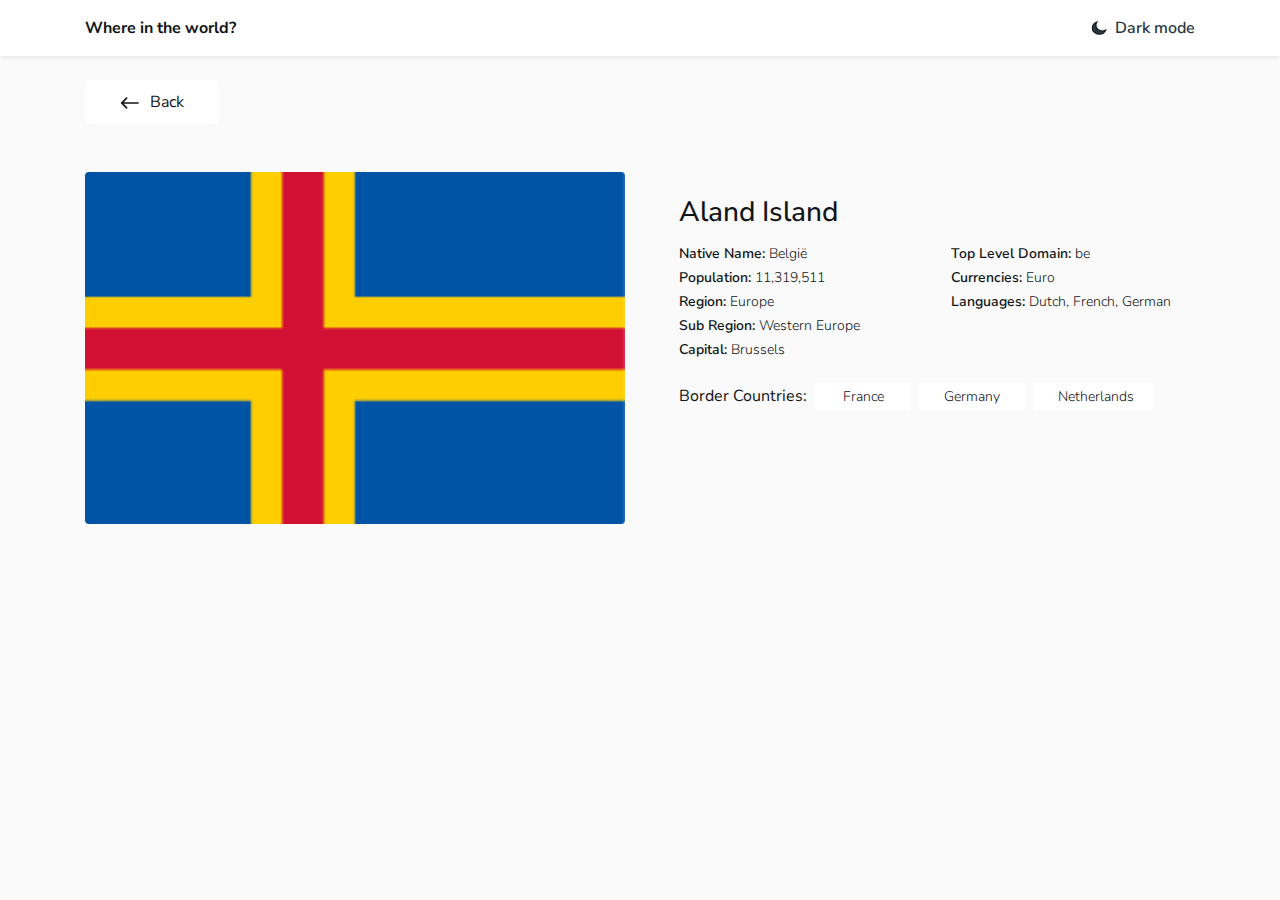
<file: yellow-island.html>
<!DOCTYPE html>
<html class="h-100" lang="en">

<head>
  <meta charset="UTF-8">
  <meta http-equiv="X-UA-Compatible" content="IE=edge">
  <meta name="viewport" content="width=device-width, initial-scale=1.0">
  <title>Countries</title>
  <link rel="preconnect" href="https://fonts.googleapis.com">
  <link rel="preconnect" href="https://fonts.gstatic.com" crossorigin>
  <link href="https://fonts.googleapis.com/css2?family=Nunito+Sans:wght@300;400;700;800&display=swap" rel="stylesheet">
  <link rel="stylesheet" href="css/bootstrap.min.css">
  <link rel="stylesheet" href="css/styles.css">
</head>

<body class="body d-flex flex-column h-100">

  <header class="site-header py-3 shadow-sm">
    <div class="container-lg container-made d-flex justify-content-between align-items-center">
      <a class="site-header__logo font-weight-bold" href="index.html">Where in the world?</a>
      <button class="site-header__toggler" type="button">
        <span class="site-header__toggler-wrapper d-flex align-items-center">
          <svg width="18" height="17" viewBox="0 0 18 17" fill="currentColor" xmlns="http://www.w3.org/2000/svg">
            <path fill-rule="evenodd" clip-rule="evenodd"
              d="M12.5532 11.815C8.66857 11.815 5.51929 8.92783 5.51929 5.36821C5.51929 4.0253 5.96679 2.78158 6.73143 1.75C3.69036 2.69515 1.5 5.33122 1.5 8.43807C1.5 12.3385 4.94929 15.5 9.20357 15.5C12.5929 15.5 15.4696 13.4932 16.5 10.7045C15.375 11.4048 14.0161 11.815 12.5532 11.815Z"
              stroke="#111517" stroke-width="1.25" />
          </svg>

          <span class="site-header__toggler-text">Dark mode</span>
        </span>
      </button>
    </div>
  </header>

  <main class="site-content flex-grow-1 py-4 ">
    <div class="container-made container-lg">
      <div class="back mb-5">
        <h1 class="sr-only">Info country</h1>

        <a class="back__link" href="index.html">
          <span class="back__link-svg">
            <svg width="20" height="20" viewBox="0 0 20 20" fill="currentColor" xmlns="http://www.w3.org/2000/svg">
              <g id="call-made">
                <path id="Shape" fill-rule="evenodd" clip-rule="evenodd"
                  d="M6.46447 4.10744L7.64298 5.28596L3.75389 9.17504L18.6031 9.17504L18.6031 10.825L3.75389 10.825L7.64298 14.714L6.46447 15.8926L0.57191 10L6.46447 4.10744Z" />
              </g>
            </svg>

          </span>
          Back
        </a>
      </div>

      <section class="info-country">
        <h2 class="sr-only">Info country</h2>
        <div class="info-country__inner row d-flex flex-wrap">
          <div class="col-sm-12 col-lg-6">
            <img class="rounded info-country__img" src="img/yellow-island.png" width="560" height="400"
              alt="image of country">
          </div>

          <div class="col-sm-12 col-lg-6">
            <div class="info-country__content p-4 md-p-2">
              <h3 class="info-country__name mb-3">Aland Island</h3>
              <div class="info-country__details d-flex flex-wrap justify-content-between">
                <dl class="country__details">
                  <div class="country__details-box">
                    <dt>Native Name:</dt>
                    <dd>België</dd>
                  </div>
                  <div class="country__details-box">
                    <dt>Population: </dt>
                    <dd>11,319,511</dd>
                  </div>
                  <div class="country__details-box">
                    <dt>Region:</dt>
                    <dd>Europe</dd>
                  </div>
                  <div class="country__details-box">
                    <dt>Sub Region: </dt>
                    <dd>Western Europe</dd>
                  </div>
                  <div class="country__details-box">
                    <dt>Capital:</dt>
                    <dd>Brussels</dd>
                  </div>
                </dl>

                <dl class="country__details">
                  <div class="country__details-box">
                    <dt>Top Level Domain: </dt>
                    <dd>be</dd>
                  </div>
                  <div class="country__details-box">
                    <dt>Currencies:</dt>
                    <dd>Euro</dd>
                  </div>
                  <div class="country__details-box">
                    <dt>Languages: </dt>
                    <dd>Dutch, French, German</dd>
                  </div>
                </dl>

              </div>
              <div class="info-country__bordered d-flex align-items-center flex-wrap">
                Border Countries:
                <ul class="info-country__bordered-list list-unstyled d-flex flex-wrap ">
                  <li class="info-country__bordered-item ml-lg-2 mr-2">France</li>
                  <li class="info-country__bordered-item mr-2">Germany</li>
                  <li class="info-country__bordered-item">Netherlands</li>
                </ul>
              </div>
            </div>
          </div>
        </div>
      </section>

    </div>
  </main>
  <footer class="site-footer mt-auto">

  </footer>
  <script src="js/jquery-3.6.0.min.js"></script>
  <script src="js/bootstrap.bundle.min.js"></script>
  <script src="js/main.js"></script>
</body>

</html>
</file>
<file: css/styles.css>
:root{
  --main-white: #fff;
  --secondary-white: #fafafa;
  --main-dark: #2B3844;
  --secondary-dark: #202C36;
  --text-color : #111517;
  --text-color-hover: rgba(17, 21, 23, 0.7);
  --text-color-active: rgba(17, 21, 23, 0.5);
}

.body--open{
  --main-white: #2b3844;
  --secondary-white: #202c36;
  --text-color: #fff;
  --main-dark: #fff;
  --text-color-hover: rgba(255, 255, 255, 0.7);
  --text-color-active: rgba(255, 255, 255, 0.5);
  transition: background-color 0.3s ease;

}




.body {
  color: var(--text-color);
  background-color: var(--secondary-white);
  font-family: 'Nunito Sans',"Arial", sans-serif;
}

.site-header {
  background-color: var(--main-white);
}

.site-header__logo {
  color: var(--text-color)  !important;
  transition: color 0.3s ease;
}

.site-header__logo:hover{
  text-decoration: none;
  color: var(--text-color-hover) !important;
}

.site-header__logo:active{
  color: var(--text-color-active) !important;
}

.site-header__toggler {
  border: none;
  background-color: transparent;
  padding: 0;
  margin: 0;
  font-weight: 600;
  font-size: 16px;
  line-height: 22px;
  color: var(--text-color);
}

.site-header__toggler-wrapper{
  display: flex;
  align-items: center;
}

.site-header__toggler-wrapper svg  {
  color: var(--main-dark);
  width: 16px;
  height: 16px;
}

span{
  color: var(--main-dark);
}

.site-header__toggler-wrapper{
  transition: opacity 0.3s ease;
}

.site-header__toggler-wrapper:hover {
  opacity: 0.8;
}

.site-header__toggler-wrapper:active {
  opacity: 0.6;
}

.site-header__toggler-text {
  margin-left: 8px;
  font-weight: 600;
  font-size: 16px;
  line-height: 22px;

}

/* MAIN */
.search-form{
  margin-top: 20px;
  margin-bottom: 48px;

}

.search-form__input-box {
  position: relative;
}

.search-form_input::placeholder {
  color: var(--text-color);
}

.search-form_input{
  background-color: var(--main-white);
}

.search-form__search-icon {
  position: absolute;
  top: calc(50% - 9px);
  left: 32px;
  z-index: 1;
}

.search-form_input {
  padding-left: 74px;
}

.search-form__select{
  background-color: var(--main-white);
  color: var(--text-color);
}

/* COUNTRIES LIST */
.countries__list {


}


.country {
  background-color: var(--main-white);
  overflow: hidden;
  border-radius: 5px;
  display: flex;
  flex-direction: column;
  align-items: stretch;
}

.country__inner{
  padding: 24px;
  flex-grow: 1 !important;
}

.country__link {

}

 .country:hover{
}

.country__img {
  max-width: 100%;
  width: 100%;
  object-fit: cover;
  /* height: auto; */
  /* aspect-ratio: 4 / 3; */
}


.country__name {
  font-weight: 800;
  font-size: 18px;
  line-height: 26px;
  margin-bottom: 16px ;
  white-space: nowrap;
  overflow: hidden;
  text-overflow:   ellipsis;

}

.country__details {}

.country__details-box {
  display: flex;
}

.country__details-box dt{
  font-weight: 600;
  font-size: 14px;
  line-height: 16px;
  color: var(--text-color);
}

.country__details-box dd{
  font-weight: 300;
  font-size: 14px;
  line-height: 16px;
  color: var(--text-color);
  margin-left: 4px;
}




/* SELF-COUNTRY  */

.back__link{
  padding: 10px 35px;
  border-radius: 5px;
  background-color: var(--main-white);
  color: var(--text-color);
  display: inline-flex;
  align-items: center;
}

.back__link:hover {
  text-decoration: none;
  color: var(--text-color-hover);

}

.back__link:active {
  color: var(--text-color-active);
}

.back__link-svg{
  margin-right: 10px;
  color: var(--text-color);
}


.info-country__img{
  width: 100%;
  height: auto;
}

.info-country__bordered {
  white-space: nowrap;
}

.info-country__bordered-list {
  margin: 0;
  padding: 0;

}

.info-country__bordered-item {
  padding: 5px 25px;
  background-color: var(--main-white);
  color: var(--text-color);
  min-width: 96px;
  max-width: 120px;
  font-weight: 300;
  font-size: 14px;
  line-height: 19px;
  flex-grow: 1;
  text-align: center;
  border-radius: 2px;
}


@media only screen and (max-width: 990px){
  .container-made {
    padding-left: 60px;
    padding-right: 60px;
  }
  .info-country__bordered-list{
    margin-top: 10px;
    display: flex;
  }

  .info-country__bordered-item{
    margin-bottom: 8px;
  }

}

@media only screen and (max-width: 590px) {
  .container-made {
    padding-left: 80px;
    padding-right: 80px;
  }

}

@media only screen and (max-width: 440px) {
  .container-made {
    padding-left: 60px;
    padding-right: 60px;
  }

}

@media only screen and (max-width: 380px) {
  .container-made {
    padding-left: 40px;
    padding-right: 40px;
  }

}


@media only screen and (max-width: 350px) {
  .container-made {
    padding-left: 24px;
    padding-right: 24px;
  }

}
</file>
